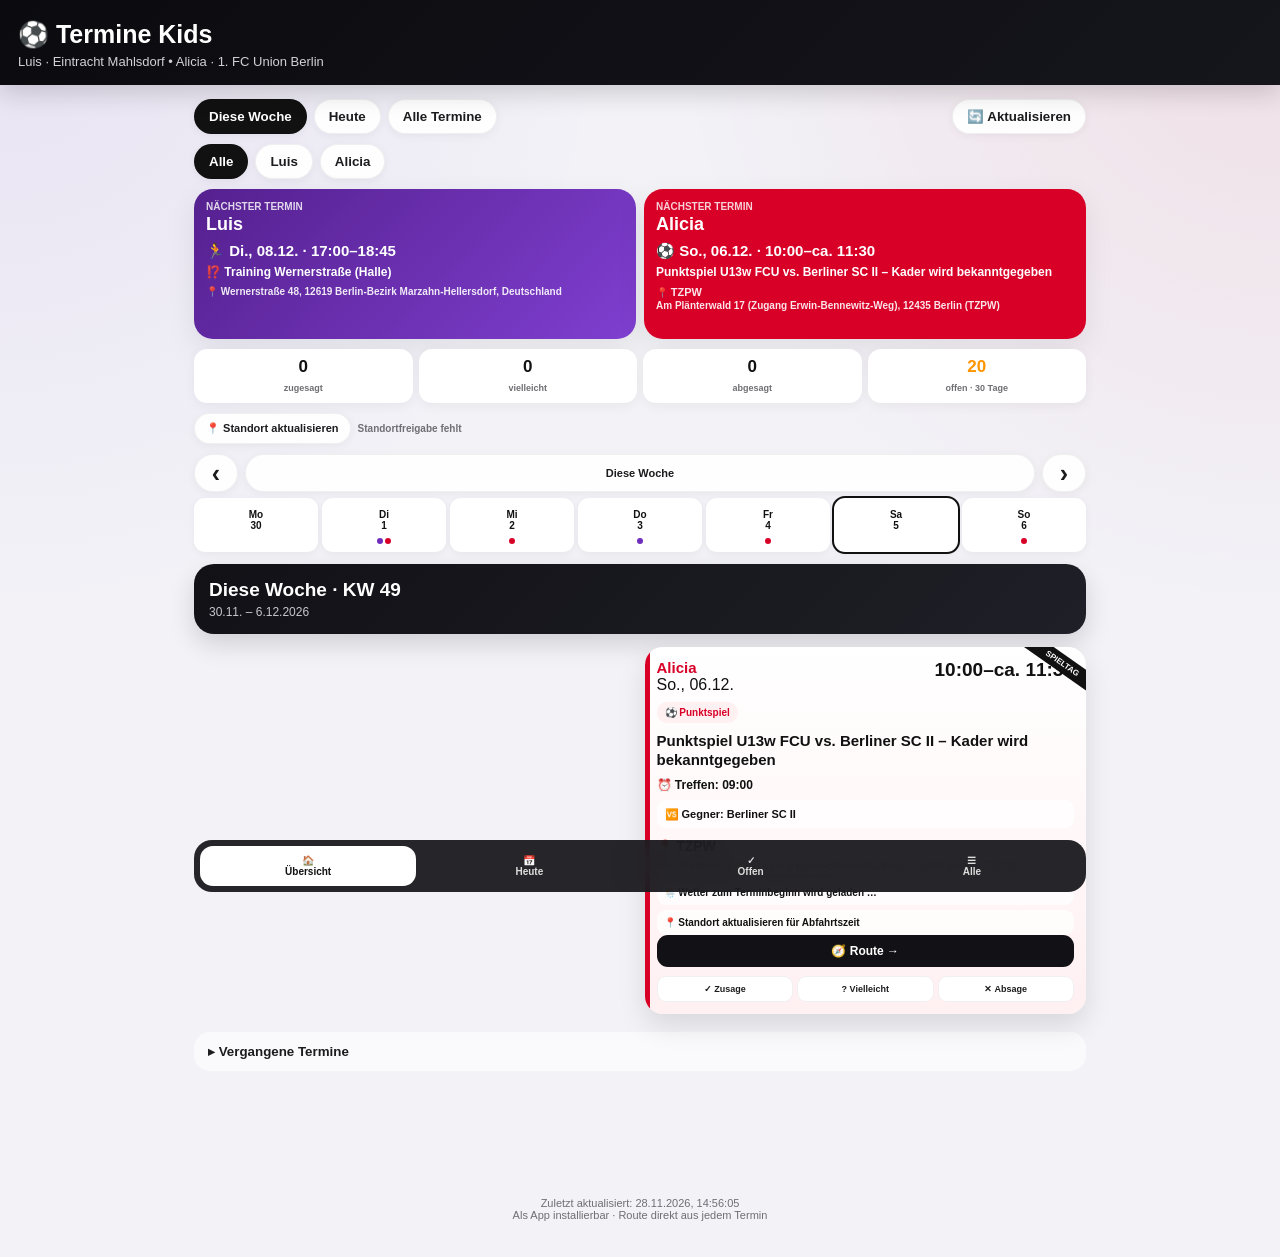
<file: index.html>
<!doctype html>
<html lang="de">
<head>
<meta charset="utf-8">
<meta name="viewport" content="width=device-width,initial-scale=1,viewport-fit=cover">
<meta name="theme-color" content="#111116">
<title>Termine Kids</title>
<link rel="manifest" href="manifest.webmanifest">
<link rel="icon" href="icon.svg">
<link rel="apple-touch-icon" href="apple-touch-icon.png">
<style>
:root{--bg:#f2f2f7;--text:#111;--muted:#6e6e73;--luis:#6f2dbd;--luis-soft:#f2eaff;--alicia:#d80027;--alicia-soft:#fff0f2;--green:#34c759;--orange:#ff9500;--red:#ff3b30;--shadow:0 10px 30px rgba(0,0,0,.08)}
*{box-sizing:border-box}html{-webkit-text-size-adjust:100%;scroll-behavior:smooth}body{margin:0;padding:env(safe-area-inset-top) env(safe-area-inset-right) env(safe-area-inset-bottom) env(safe-area-inset-left);font-family:-apple-system,BlinkMacSystemFont,"SF Pro Display","SF Pro Text","Segoe UI",Roboto,Helvetica,Arial,sans-serif;background:radial-gradient(circle at top left,rgba(111,45,189,.08),transparent 34%),radial-gradient(circle at top right,rgba(216,0,39,.08),transparent 34%),var(--bg);color:var(--text)}
header{background:linear-gradient(135deg,#0b0b0f,#15151c);color:#fff;padding:20px 18px 16px;position:sticky;top:0;z-index:10;box-shadow:0 8px 24px rgba(0,0,0,.16)}h1{margin:0;font-size:25px;font-weight:850}.sub{font-size:13px;color:#d1d1d6;margin-top:5px}main{max-width:920px;margin:auto;padding:14px}
button{border:1px solid rgba(0,0,0,.06);border-radius:999px;padding:9px 14px;font-weight:750;background:rgba(255,255,255,.92);color:#1c1c1e;cursor:pointer;box-shadow:0 2px 10px rgba(0,0,0,.05)}button:active{transform:scale(.97)}button.active{background:#111;color:#fff}.viewbar,.toolbar,.rangebar{display:flex;gap:7px;flex-wrap:wrap;margin-bottom:10px}#refreshBtn{margin-left:auto}
.dashboard{display:grid;grid-template-columns:minmax(0,1fr) minmax(0,1fr);align-items:stretch;gap:8px;margin:8px 0 10px}.nextcard{border:0;width:100%;height:100%;min-height:150px;text-align:left;border-radius:19px;padding:12px;color:#fff;min-width:0;cursor:pointer;box-shadow:var(--shadow);display:flex;flex-direction:column;justify-content:flex-start;margin:0}.nextcard.luis{background:linear-gradient(135deg,#55208f,#7f3fd0)}.nextcard.alicia{background:#d80027}.nextlabel{font-size:10px;font-weight:800;opacity:.82;text-transform:uppercase}.nextname{font-size:18px;font-weight:900;margin:2px 0 7px}.nextwhen{font-size:15px;font-weight:900}.nexttitle{font-size:12px;font-weight:750;margin-top:5px}.nextloc{font-size:10px;opacity:.9;margin-top:6px;line-height:1.3}.nextloc strong{font-size:11px}
.statusbar{display:grid;grid-template-columns:repeat(4,1fr);gap:6px;margin:8px 0 10px}.stat{background:#fff;border-radius:13px;padding:8px 4px;text-align:center;box-shadow:0 3px 12px rgba(0,0,0,.05)}.stat b{display:block;font-size:17px}.stat span{font-size:9px;color:var(--muted);font-weight:750}.stat.open{cursor:pointer}.stat.open b{color:var(--orange)}
.calendarControls{display:grid;grid-template-columns:44px 1fr 44px;align-items:center;gap:7px;margin:5px 0}.calendarControls button{height:38px;padding:0 8px;font-size:11px}#prevWeekBtn,#nextWeekBtn{font-size:25px}.calendarStrip{display:grid;grid-template-columns:repeat(7,minmax(0,1fr));gap:4px;margin:6px 0 12px}.daybox{appearance:none;-webkit-appearance:none;width:100%;min-width:0;min-height:54px;margin:0;padding:6px 1px;border:0;border-radius:11px;background:#fff;color:#111;text-align:center;font-size:10px;box-shadow:0 2px 8px rgba(0,0,0,.05)}.daybox.today{outline:2px solid #111}.daybox.selected{background:#111;color:#fff;outline:none}.dots{height:7px;margin-top:4px}.dot{display:inline-block;width:6px;height:6px;border-radius:50%;margin:0 1px}.dot.luis{background:var(--luis)}.dot.alicia{background:var(--alicia)}
.hero{background:linear-gradient(135deg,#111116,#1f1f27);color:#fff;border-radius:20px;padding:15px;margin:7px 0 13px;box-shadow:0 10px 26px rgba(0,0,0,.14)}.hero h2{margin:0 0 4px;font-size:19px}.hero p{margin:0;color:#c7c7cc;font-size:12px}.week{margin:18px 0}.week h2{font-size:17px;margin:0 0 10px}.pairs{display:grid;gap:9px}.pairrow{display:grid;grid-template-columns:minmax(0,1fr) minmax(0,1fr);gap:9px;align-items:stretch}.paircell{min-width:0;display:flex}.paircell>.card{width:100%;height:100%}.paircell.emptycell{visibility:hidden}
.card{background:#fff;border-radius:18px;padding:12px;box-shadow:var(--shadow);position:relative;overflow:hidden;min-width:0;cursor:pointer;display:flex;flex-direction:column}.card::before{content:"";position:absolute;left:0;top:0;bottom:0;width:5px}.card.Luis::before{background:var(--luis)}.card.Alicia::before{background:var(--alicia)}.card.Luis{background:linear-gradient(180deg,#fff,var(--luis-soft))}.card.Alicia{background:linear-gradient(180deg,#fff,var(--alicia-soft))}.card.game{box-shadow:0 12px 28px rgba(0,0,0,.11)}.card.game::after{content:"SPIELTAG";position:absolute;top:8px;right:-24px;transform:rotate(35deg);background:#111;color:#fff;font-size:8px;font-weight:900;padding:4px 28px}.top{display:flex;justify-content:space-between;gap:8px}.who{font-weight:900;font-size:15px}.Luis .who{color:var(--luis)}.Alicia .who{color:var(--alicia)}.time{font-size:19px;font-weight:900}.type{display:inline-block;align-self:flex-start;margin-top:8px;font-size:10px;font-weight:850;padding:5px 8px;border-radius:999px}.Luis .type{background:var(--luis-soft);color:var(--luis)}.Alicia .type{background:var(--alicia-soft);color:var(--alicia)}.card h3{margin:9px 0 0;font-size:15px;line-height:1.25}.loc{margin-top:9px;color:#3a3a3c;line-height:1.35;font-size:13px}.venueName{font-size:14px;font-weight:900;color:#111}.venueAddress{display:block;margin-top:2px;font-size:11px;color:#636366;line-height:1.3}.meet{margin-top:8px;font-size:12px;font-weight:800}.maps{display:flex;justify-content:center;align-items:center;width:100%;text-decoration:none;margin-top:auto;background:#111116;color:#fff;padding:9px 10px;border-radius:11px;font-weight:800;font-size:12px}.rsvp{display:grid;grid-template-columns:repeat(3,minmax(0,1fr));gap:4px;margin-top:9px}.rsvp button{margin:0;padding:7px 2px;font-size:9px;border-radius:9px;background:#fff;box-shadow:none}.rsvp button.selected{color:#fff}.rsvp button[data-status="yes"].selected{background:var(--green)}.rsvp button[data-status="maybe"].selected{background:var(--orange)}.rsvp button[data-status="no"].selected{background:var(--red)}
.empty{background:#fff;padding:17px;border-radius:17px;color:var(--muted)}.rangebar{display:none}.rangebar button{font-size:11px;padding:7px 10px}.pastWrap{margin-top:18px;background:rgba(255,255,255,.65);border-radius:16px;overflow:hidden}.pastToggle{width:100%;text-align:left;border:0;border-radius:0;background:transparent;box-shadow:none;padding:12px 14px}#pastContent{display:none;padding:0 10px 10px}#pastContent.show{display:block}.bottomnav{position:sticky;bottom:8px;z-index:4;display:grid;grid-template-columns:repeat(4,1fr);gap:5px;background:rgba(20,20,24,.92);backdrop-filter:blur(18px);-webkit-backdrop-filter:blur(18px);padding:6px;border-radius:18px;margin:28px 0 12px}.bottomnav button{background:transparent;color:#ddd;border:0;box-shadow:none;border-radius:13px;padding:9px 3px;font-size:10px}.bottomnav button.active{background:#fff;color:#111}.modal{position:fixed;inset:0;display:none;align-items:flex-end;justify-content:center;background:rgba(0,0,0,.38);z-index:50;padding:12px}.modal.show{display:flex}.modalCard{width:min(620px,100%);max-height:88vh;overflow:auto;background:#f9f9fb;border-radius:24px 24px 18px 18px;padding:16px}.modalHead{display:flex;justify-content:space-between;gap:10px}.modalHead h2{margin:0;font-size:21px}.closeBtn{border-radius:50%;padding:6px 10px;font-size:16px;box-shadow:none}.detailList{display:grid;gap:9px;margin-top:14px}.detailItem{background:#fff;border-radius:14px;padding:11px 12px;font-size:13px}.detailLabel{font-size:10px;color:var(--muted);font-weight:800;text-transform:uppercase;margin-bottom:3px}footer{padding:20px 16px 36px;text-align:center;color:var(--muted);font-size:11px}#app{scroll-margin-top:150px}@media(max-width:560px){main{padding:10px}header{padding:18px 18px 15px}h1{font-size:24px}.viewbar,.toolbar{margin-bottom:8px}.dashboard{gap:7px}.nextcard{padding:11px}.nextname{font-size:17px}.nextwhen{font-size:14px}.statusbar{gap:5px}.stat{padding:8px 3px}.stat b{font-size:17px}.pairrow{gap:8px}.card{padding:10px 9px}.top{display:block}.time{font-size:16px;margin-top:5px}.card h3{font-size:13px}.loc{font-size:11px}.venueName{font-size:12px}.venueAddress{font-size:10px}.rsvp{gap:3px}.rsvp button{font-size:9px;padding:6px 2px}.modal{padding:0}.modalCard{border-radius:24px 24px 0 0}}
</style></head><body>
<header><h1>⚽ Termine Kids</h1><div class="sub">Luis · Eintracht Mahlsdorf • Alicia · 1. FC Union Berlin</div></header><main>
<div class="viewbar"><button class="active" data-view="week">Diese Woche</button><button data-view="today">Heute</button><button data-view="all">Alle Termine</button><button id="refreshBtn">🔄 Aktualisieren</button></div><div class="toolbar"><button class="active" data-filter="all">Alle</button><button data-filter="Luis">Luis</button><button data-filter="Alicia">Alicia</button></div><div id="dashboard" class="dashboard"></div><div id="stats" class="statusbar"></div><div class="calendarControls"><button id="prevWeekBtn">‹</button><button id="currentWeekBtn">Diese Woche</button><button id="nextWeekBtn">›</button></div><div id="calendarStrip" class="calendarStrip"></div><div id="rangebar" class="rangebar"><button class="active" data-range="14">14 Tage</button><button data-range="30">30 Tage</button><button data-range="all">Alle</button></div><div id="app"></div><div class="pastWrap"><button id="pastToggle" class="pastToggle">▸ Vergangene Termine</button><div id="pastContent"></div></div><div class="bottomnav"><button class="active" data-nav="week">🏠<br>Übersicht</button><button data-nav="today">📅<br>Heute</button><button data-nav="open">✓<br>Offen</button><button data-nav="all">☰<br>Alle</button></div></main><footer><div id="updated"></div><div>Als App installierbar · Route direkt aus jedem Termin</div></footer><div id="eventModal" class="modal"><div class="modalCard"><div class="modalHead"><h2 id="modalTitle">Termin</h2><button id="closeModalBtn" class="closeBtn">×</button></div><div id="modalBody"></div></div></div>
<script>
let trainings=[],myteamEvents=[],aliciaUnionEvents=[],aliciaCoveredWeeks=[];let filter="all",view="week",source={games:[]},openOnly=false,selectedDate="",calendarWeekOffset=0,rangeMode="14";const pad=n=>String(n).padStart(2,"0");
function iso(d){return `${d.getFullYear()}-${pad(d.getMonth()+1)}-${pad(d.getDate())}`}
function weekInfo(date){const d=new Date(Date.UTC(date.getFullYear(),date.getMonth(),date.getDate()));d.setUTCDate(d.getUTCDate()+4-(d.getUTCDay()||7));const year=d.getUTCFullYear(),yearStart=new Date(Date.UTC(year,0,1)),week=Math.ceil(((((d-yearStart)/86400000)+1)/7));return{year,week}}
function weekNo(d){return weekInfo(d).week}function weekKey(d){const w=weekInfo(d);return `${w.year}-W${String(w.week).padStart(2,"0")}`}function monday(d){const x=new Date(d),n=x.getDay()||7;x.setDate(x.getDate()-n+1);x.setHours(0,0,0,0);return x}function fmt(d){return d.toLocaleDateString("de-DE",{weekday:"short",day:"2-digit",month:"2-digit"})}
function venueInfo(location){const loc=(location||"").trim(),s=loc.toLowerCase();if(s.includes("melanchthonstraße 53")||s.includes("melanchthonstrasse 53")||s.includes("melanchthonstr. 53"))return{name:"Am Rosenhag",address:loc};if(s.includes("bruno-bürgel-weg 63")||s.includes("bruno-buergel-weg 63")||s.includes("bruno-bürgel-weg"))return{name:"TZO",address:loc};if(s.includes("am plänterwald")||s.includes("am plaenterwald"))return{name:"TZPW",address:loc};if(s.includes("neue krugallee"))return{name:"NK",address:loc};return{name:"",address:loc}}
function venueHtml(location){const v=venueInfo(location);if(!v.address)return"";return v.name?`<div class="loc">📍 <span class="venueName">${v.name}</span><span class="venueAddress">${v.address}</span></div>`:`<div class="loc">📍 ${v.address}</div>`}
function buildTraining(start,end){const out=[];for(let d=new Date(start);d<=end;d.setDate(d.getDate()+1)){if(aliciaCoveredWeeks.includes(weekKey(d)))continue;for(const t of trainings)if(t.child==="Alicia"&&t.day===d.getDay())out.push({date:iso(d),time:t.time,child:"Alicia",type:"Training",title:t.title||"Training",location:t.location||"",maps:t.location?"https://maps.apple.com/?q="+encodeURIComponent(t.location):"",source:"union-training"})}return out}
function rawEvents(){const today=new Date();today.setHours(0,0,0,0);const start=new Date(today),end=new Date(today);start.setDate(start.getDate()-30);end.setDate(end.getDate()+120);const all=[...source.games,...myteamEvents,...aliciaUnionEvents,...buildTraining(start,end)];const unionKeys=new Set(aliciaUnionEvents.filter(e=>isGame(e)).map(e=>`${e.child}|${e.date}|${e.time}`));return all.filter(e=>!(e.child==="Alicia"&&e.source!=="union-mail"&&isGame(e)&&unionKeys.has(`${e.child}|${e.date}|${e.time}`))).sort((a,b)=>((a.date||"")+(a.time||"")).localeCompare((b.date||"")+(b.time||"")))}
function allFilteredEvents(){let ev=rawEvents();if(filter!=="all")ev=ev.filter(e=>e.child===filter);return ev}function futureEvents(){const today=new Date();today.setHours(0,0,0,0);return rawEvents().filter(e=>new Date(e.date+"T23:59:00")>=today)}function pastEvents(){const today=new Date();today.setHours(0,0,0,0);return rawEvents().filter(e=>new Date(e.date+"T23:59:00")<today).sort((a,b)=>((b.date||"")+(b.time||"")).localeCompare((a.date||"")+(a.time||"")))}
function eventKey(e){return[e.child||"",e.date||"",e.time||"",e.title||"",e.location||""].join("|")}function getRsvp(e){try{return localStorage.getItem("rsvp:"+eventKey(e))||""}catch(_){return""}}function setRsvp(key,status){try{const k="rsvp:"+key;if(localStorage.getItem(k)===status)localStorage.removeItem(k);else localStorage.setItem(k,status)}catch(_){}render()}
function rsvpButtons(e){const key=eventKey(e).replace(/\\/g,"\\\\").replace(/'/g,"\\'");const s=getRsvp(e);return `<div class="rsvp" data-no-detail="1"><button data-status="yes" class="${s==="yes"?"selected":""}" onclick="setRsvp('${key}','yes')">✓ Zusage</button><button data-status="maybe" class="${s==="maybe"?"selected":""}" onclick="setRsvp('${key}','maybe')">? Vielleicht</button><button data-status="no" class="${s==="no"?"selected":""}" onclick="setRsvp('${key}','no')">✕ Absage</button></div>`}
function typeIcon(e){const s=((e.type||"")+" "+(e.title||"")).toLowerCase();if(s.includes("training"))return"🏃";if(s.includes("foto")||s.includes("portrait"))return"📸";if(s.includes("eltern")||s.includes("versammlung"))return"👥";if(s.includes("turnier")||s.includes("festival"))return"🏆";if(s.includes("spiel")||s.includes("liga")||s.includes("freundschaft")||s.includes("testspiel"))return"⚽";return"📌"}function isGame(e){const s=((e.type||"")+" "+(e.title||"")).toLowerCase();return s.includes("spiel")||s.includes("liga")||s.includes("freundschaft")||s.includes("festival")||s.includes("turnier")}
function displayTime(e){const start=(e.time||"").trim(),end=(e.endTime||"").trim();if(!start)return end;if(end&&!/[-–]/.test(start))return `${start}–${end}`;return start}
function thirtyDayLimit(){const end=new Date();end.setHours(23,59,59,999);end.setDate(end.getDate()+30);return end}function filteredFutureEvents(){let ev=futureEvents();if(filter!=="all")ev=ev.filter(e=>e.child===filter);if(openOnly){const end=thirtyDayLimit();ev=ev.filter(e=>new Date(e.date+"T23:59:00")<=end&&!getRsvp(e))}if(view==="all"&&rangeMode!=="all"){const today=new Date();today.setHours(0,0,0,0);const end=new Date(today);end.setDate(end.getDate()+Number(rangeMode));ev=ev.filter(e=>new Date(e.date+"T12:00:00")<=end)}return ev}
function nextFor(child){return futureEvents().find(e=>e.child===child)}function nextCard(child,cls){const e=nextFor(child);if(!e)return `<button class="nextcard ${cls}"><div class="nextlabel">Nächster Termin</div><div class="nextname">${child}</div><div class="nexttitle">Kein Termin</div></button>`;const d=new Date(e.date+"T12:00:00"),key=eventKey(e).replace(/"/g,"&quot;"),venue=venueInfo(e.location),locationDisplay=venue.name?`📍 <strong>${venue.name}</strong><br>${venue.address}`:`📍 ${e.location||""}`;return `<button class="nextcard ${cls}" data-event-key="${key}"><div class="nextlabel">Nächster Termin</div><div class="nextname">${child}</div><div class="nextwhen">${typeIcon(e)} ${fmt(d)} · ${displayTime(e)}</div><div class="nexttitle">${e.title||""}</div><div class="nextloc">${locationDisplay}</div></button>`}
function renderExtras(){const ev=futureEvents(),now=new Date();document.querySelector("#dashboard").innerHTML=nextCard("Luis","luis")+nextCard("Alicia","alicia");document.querySelectorAll(".nextcard[data-event-key]").forEach(btn=>btn.onclick=()=>{const e=rawEvents().find(x=>eventKey(x)===btn.dataset.eventKey);if(!e)return;selectedDate=e.date;view="day";openOnly=false;render();setTimeout(()=>document.querySelector("#app")?.scrollIntoView({behavior:"smooth",block:"start"}),50)});const statusEnd=thirtyDayLimit(),statusEvents=ev.filter(e=>new Date(e.date+"T23:59:00")<=statusEnd),yes=statusEvents.filter(e=>getRsvp(e)==="yes").length,maybe=statusEvents.filter(e=>getRsvp(e)==="maybe").length,no=statusEvents.filter(e=>getRsvp(e)==="no").length,open=statusEvents.filter(e=>!getRsvp(e)).length;document.querySelector("#stats").innerHTML=`<div class="stat"><b>${yes}</b><span>zugesagt</span></div><div class="stat"><b>${maybe}</b><span>vielleicht</span></div><div class="stat"><b>${no}</b><span>abgesagt</span></div><div class="stat open" id="openStat"><b>${open}</b><span>offen · 30 Tage</span></div>`;document.querySelector("#openStat").onclick=()=>{openOnly=true;view="all";rangeMode="30";selectedDate="";render()};const base=monday(now);base.setDate(base.getDate()+calendarWeekOffset*7);const days=[],calendarEvents=rawEvents();for(let i=0;i<7;i++){const d=new Date(base);d.setDate(d.getDate()+i);const ds=iso(d),dayEvents=calendarEvents.filter(e=>e.date===ds),luis=dayEvents.some(e=>e.child==="Luis"),alicia=dayEvents.some(e=>e.child==="Alicia");days.push(`<button class="daybox ${ds===iso(now)?"today":""} ${ds===selectedDate?"selected":""}" data-date="${ds}">${d.toLocaleDateString("de-DE",{weekday:"short"}).slice(0,2)}<br><b>${d.getDate()}</b><div class="dots">${luis?'<i class="dot luis"></i>':""}${alicia?'<i class="dot alicia"></i>':""}</div></button>`)}document.querySelector("#calendarStrip").innerHTML=days.join("")}
function card(e){const dt=new Date(e.date+"T12:00:00"),key=eventKey(e).replace(/"/g,"&quot;"),mapsBtn=e.maps?`<a class="maps" data-no-detail="1" href="${e.maps}">🧭 Route →</a>`:"",meet=e.meetTime||e.meetingTime||e.treffzeit||"",gameClass=isGame(e)?"game":"";return `<article class="card ${e.child} ${gameClass}" data-event-key="${key}"><div class="top"><div><div class="who">${e.child}</div><div>${fmt(dt)}</div></div><div class="time">${displayTime(e)}</div></div><div class="type">${typeIcon(e)} ${e.type||"Termin"}</div><h3>${e.title||""}</h3>${meet?`<div class="meet">⏰ Treffen: ${meet}</div>`:""}${venueHtml(e.location)}${mapsBtn}${rsvpButtons(e)}</article>`}
function twoCols(list){const l=list.filter(e=>e.child==="Luis"),a=list.filter(e=>e.child==="Alicia"),n=Math.max(l.length,a.length);let rows="";for(let i=0;i<n;i++){rows+=`<div class="pairrow"><div class="paircell ${l[i]?"":"emptycell"}">${l[i]?card(l[i]):""}</div><div class="paircell ${a[i]?"":"emptycell"}">${a[i]?card(a[i]):""}</div></div>`}return `<div class="pairs">${rows}</div>`}
function renderPast(){let ev=pastEvents();if(filter!=="all")ev=ev.filter(e=>e.child===filter);ev=ev.slice(0,20);document.querySelector("#pastContent").innerHTML=ev.length?twoCols(ev):`<div class="empty">Keine vergangenen Termine vorhanden.</div>`}
function render(){const today=new Date();today.setHours(0,0,0,0);document.querySelector("#rangebar").style.display=(view==="all"&&!openOnly)?"flex":"none";let ev=(view==="week"||view==="day")?allFilteredEvents():filteredFutureEvents();renderExtras();renderPast();let html="";if(view==="day"&&selectedDate){const d=new Date(selectedDate+"T12:00:00"),list=ev.filter(e=>e.date===selectedDate);html=`<div class="hero"><h2>${d.toLocaleDateString("de-DE",{weekday:"long",day:"2-digit",month:"long"})}</h2><p>Ausgewählter Tag</p></div>`+(list.length?twoCols(list):`<div class="empty">An diesem Tag stehen keine Fußballtermine an.</div>`)}else if(view==="today"){const list=ev.filter(e=>e.date===iso(today));html=`<div class="hero"><h2>Heute</h2><p>${today.toLocaleDateString("de-DE",{weekday:"long",day:"2-digit",month:"long"})}</p></div>`+(list.length?twoCols(list):`<div class="empty">Heute stehen keine Fußballtermine an.</div>`)}else if(view==="week"){const m=monday(today),s=new Date(m);s.setDate(s.getDate()+6);s.setHours(23,59,59,999);const list=ev.filter(e=>{const d=new Date(e.date+"T12:00:00");return d>=m&&d<=s});html=`<div class="hero"><h2>Diese Woche · KW ${weekNo(today)}</h2><p>${m.toLocaleDateString("de-DE",{day:"2-digit",month:"2-digit"})} – ${s.toLocaleDateString("de-DE")}</p></div>`+(list.length?twoCols(list):`<div class="empty">Diese Woche stehen keine Fußballtermine an.</div>`)}else{if(openOnly)html+=`<div class="hero"><h2>Offene Rückmeldungen</h2><p>Nächste 30 Tage</p></div>`;const groups={};for(const e of ev){const d=new Date(e.date+"T12:00:00"),wi=weekInfo(d),k=`${wi.year}-${wi.week}`;(groups[k]??=[]).push(e)}for(const list of Object.values(groups)){const d=new Date(list[0].date+"T12:00:00"),m=monday(d),s=new Date(m);s.setDate(s.getDate()+6);html+=`<section class="week"><h2>KW ${weekNo(d)} · ${m.toLocaleDateString("de-DE",{day:"2-digit",month:"2-digit"})} – ${s.toLocaleDateString("de-DE")}</h2>${twoCols(list)}</section>`}}document.querySelector("#app").innerHTML=html||`<div class="empty">Keine Termine gefunden.</div>`}
function openModal(e){const d=new Date(e.date+"T12:00:00"),meet=e.meetTime||e.meetingTime||e.treffzeit||"",venue=venueInfo(e.location);document.querySelector("#modalTitle").textContent=`${typeIcon(e)} ${e.title}`;document.querySelector("#modalBody").innerHTML=`<div class="detailList"><div class="detailItem"><div class="detailLabel">Kind</div><b>${e.child}</b></div><div class="detailItem"><div class="detailLabel">Datum</div><b>${d.toLocaleDateString("de-DE",{weekday:"long",day:"2-digit",month:"long",year:"numeric"})}</b></div><div class="detailItem"><div class="detailLabel">Zeit</div><b>${displayTime(e)}</b></div>${meet?`<div class="detailItem"><div class="detailLabel">Treffzeit</div><b>${meet}</b></div>`:""}<div class="detailItem"><div class="detailLabel">Art</div><b>${e.type||"Termin"}</b></div><div class="detailItem"><div class="detailLabel">Ort</div><b>${venue.name?venue.name+"<br>":""}${e.location||""}</b></div></div>${e.maps?`<a class="maps" href="${e.maps}">🧭 Route →</a>`:""}${rsvpButtons(e)}`;document.querySelector("#eventModal").classList.add("show")}
function closeModal(){document.querySelector("#eventModal").classList.remove("show")}
async function loadData(showFeedback=false){const btn=document.querySelector("#refreshBtn");if(showFeedback){btn.disabled=true;btn.textContent="⏳ Aktualisiere…"}try{const stamp=Date.now(),[gamesData,trainingsData,myteamData,unionData]=await Promise.all([fetch("data/events.json?"+stamp,{cache:"no-store"}).then(r=>r.json()),fetch("data/trainings.json?"+stamp,{cache:"no-store"}).then(r=>r.json()),fetch("data/luis_myteam.json?"+stamp,{cache:"no-store"}).then(r=>r.json()),fetch("data/alicia_union.json?"+stamp,{cache:"no-store"}).then(r=>r.json())]);source=gamesData;trainings=trainingsData.trainings||[];myteamEvents=myteamData.events||[];aliciaUnionEvents=unionData.events||[];aliciaCoveredWeeks=unionData.coveredWeeks||[];const newest=[gamesData.updated,myteamData.updated,unionData.updated].filter(Boolean).sort().pop();document.querySelector("#updated").textContent=newest?"Zuletzt aktualisiert: "+new Date(newest).toLocaleString("de-DE"):"";render();if(showFeedback)btn.textContent="✅ Aktualisiert"}catch(err){console.error(err);if(showFeedback)btn.textContent="⚠️ Fehler";render()}finally{if(showFeedback)setTimeout(()=>{btn.disabled=false;btn.textContent="🔄 Aktualisieren"},1200)}}
document.querySelectorAll("button[data-filter]").forEach(b=>b.onclick=()=>{document.querySelectorAll("button[data-filter]").forEach(x=>x.classList.remove("active"));b.classList.add("active");filter=b.dataset.filter;render()});document.querySelectorAll("button[data-view]").forEach(b=>b.onclick=()=>{document.querySelectorAll("button[data-view]").forEach(x=>x.classList.remove("active"));b.classList.add("active");selectedDate="";calendarWeekOffset=0;openOnly=false;view=b.dataset.view;render()});document.querySelector("#calendarStrip").addEventListener("click",event=>{const day=event.target.closest("button.daybox[data-date]");if(!day)return;selectedDate=day.dataset.date;view="day";openOnly=false;render();setTimeout(()=>document.querySelector("#app")?.scrollIntoView({behavior:"smooth",block:"start"}),50)});document.querySelector("#prevWeekBtn").onclick=()=>{calendarWeekOffset--;selectedDate="";render()};document.querySelector("#nextWeekBtn").onclick=()=>{calendarWeekOffset++;selectedDate="";render()};document.querySelector("#currentWeekBtn").onclick=()=>{calendarWeekOffset=0;selectedDate="";openOnly=false;view="week";render()};document.querySelector("#refreshBtn").onclick=()=>loadData(true);document.querySelectorAll("button[data-nav]").forEach(b=>b.onclick=()=>{document.querySelectorAll("button[data-nav]").forEach(x=>x.classList.remove("active"));b.classList.add("active");const n=b.dataset.nav;selectedDate="";calendarWeekOffset=0;if(n==="open"){openOnly=true;view="all";rangeMode="30"}else{openOnly=false;view=n==="today"?"today":n==="all"?"all":"week"}render()});document.querySelectorAll("button[data-range]").forEach(b=>b.onclick=()=>{document.querySelectorAll("button[data-range]").forEach(x=>x.classList.remove("active"));b.classList.add("active");rangeMode=b.dataset.range;view="all";openOnly=false;selectedDate="";render()});document.querySelector("#pastToggle").onclick=()=>{const content=document.querySelector("#pastContent"),open=content.classList.toggle("show");document.querySelector("#pastToggle").textContent=open?"▾ Vergangene Termine":"▸ Vergangene Termine"};for(const sel of ["#app","#pastContent"]){document.querySelector(sel).addEventListener("click",event=>{if(event.target.closest("[data-no-detail='1']"))return;const cardEl=event.target.closest(".card[data-event-key]");if(!cardEl)return;const e=rawEvents().find(x=>eventKey(x)===cardEl.dataset.eventKey);if(e)openModal(e)})}document.querySelector("#closeModalBtn").onclick=closeModal;document.querySelector("#eventModal").onclick=event=>{if(event.target.id==="eventModal")closeModal()};if("serviceWorker" in navigator)navigator.serviceWorker.register("sw.js?v=17");loadData();
</script>
<script src="smartinfo.js?v=2"></script>
</body></html>
</file>
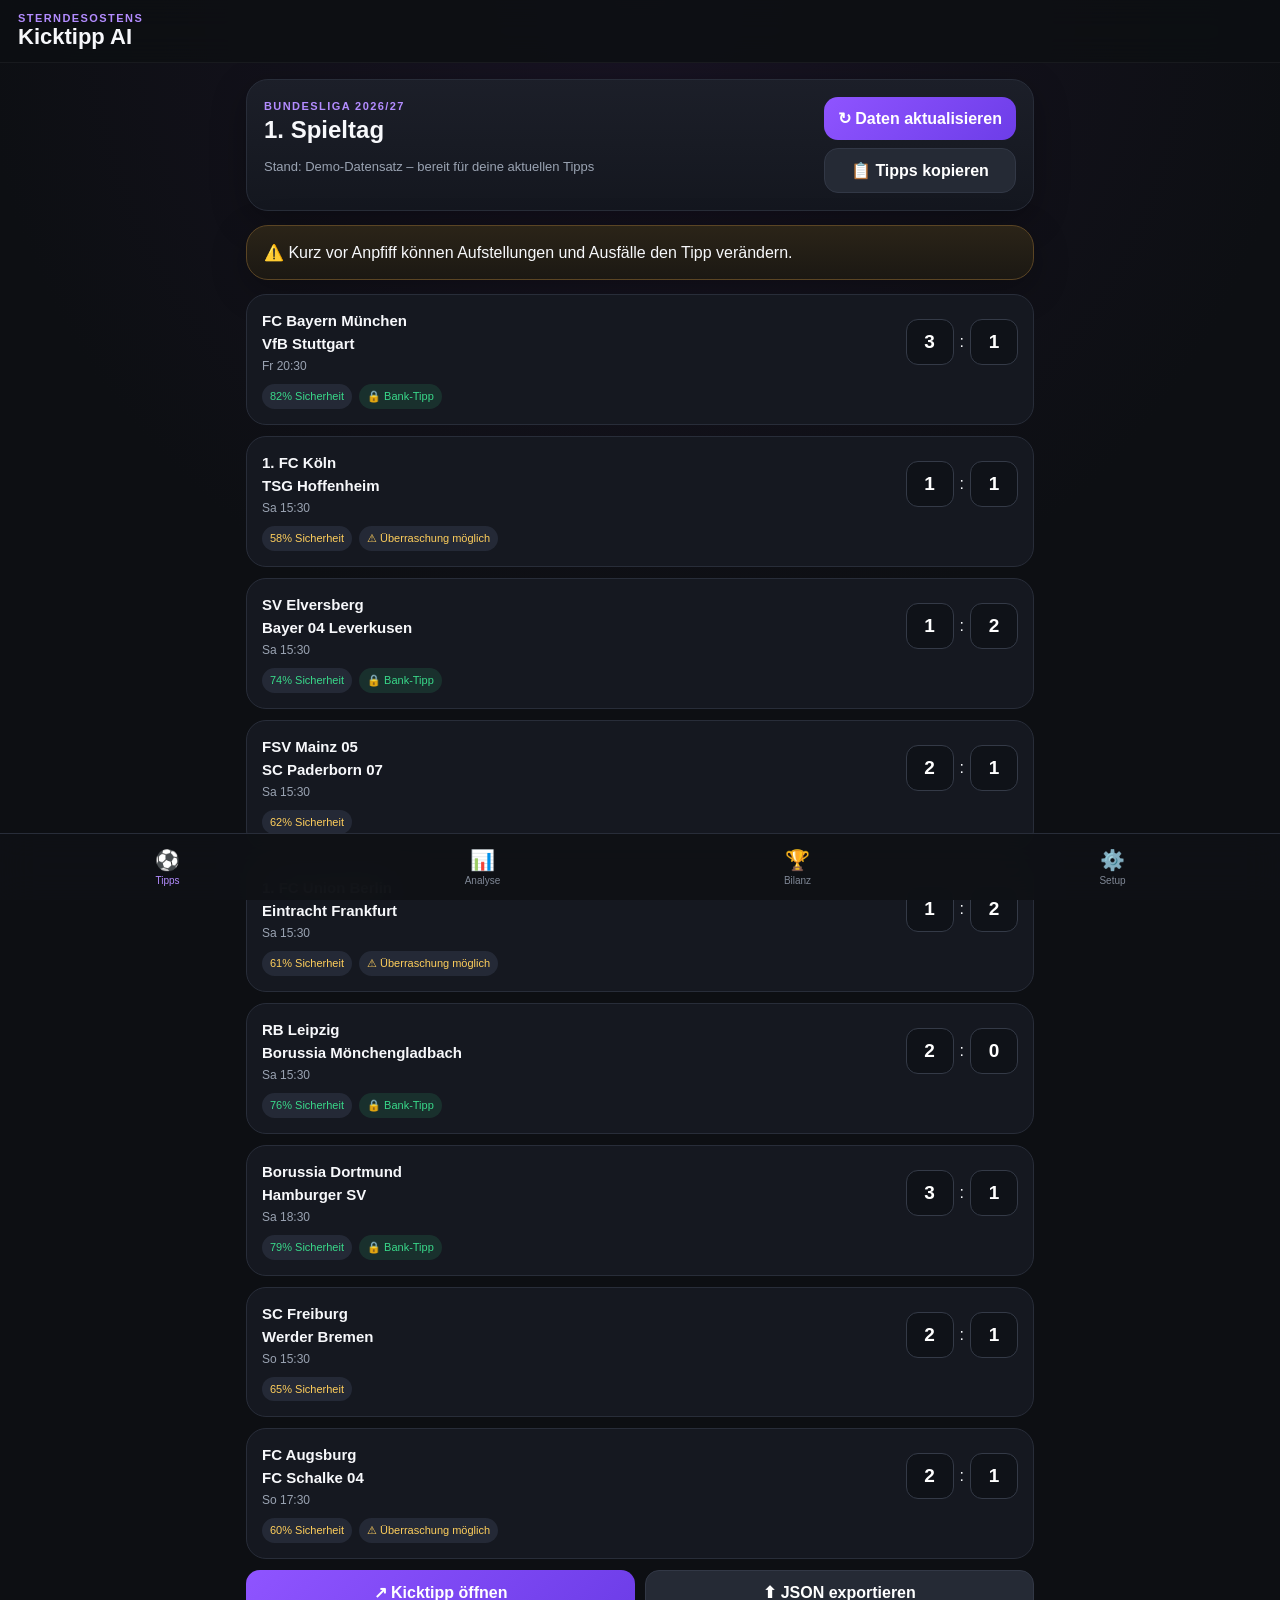
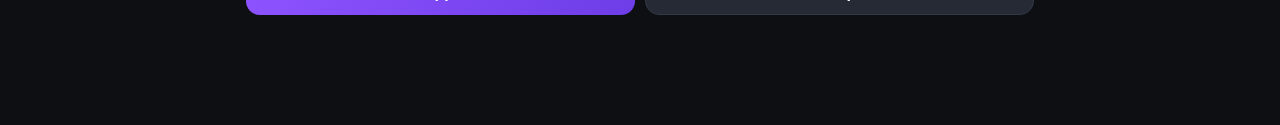
<file: kicktipp-ai/index.html>
<!doctype html>
<html lang="de">
<head>
  <meta charset="utf-8">
  <meta name="viewport" content="width=device-width,initial-scale=1,viewport-fit=cover">
  <meta name="theme-color" content="#111318">
  <meta name="apple-mobile-web-app-capable" content="yes">
  <meta name="apple-mobile-web-app-status-bar-style" content="black-translucent">
  <meta name="apple-mobile-web-app-title" content="SternDesOstens">
  <link rel="manifest" href="manifest.json">
  <link rel="icon" href="icon.svg" type="image/svg+xml">
  <title>SternDesOstens – Kicktipp AI</title>
  <link rel="stylesheet" href="styles.css">
</head>
<body>
  <header class="topbar">
    <div>
      <div class="eyebrow">SternDesOstens</div>
      <h1>Kicktipp AI</h1>
    </div>
    <button id="installBtn" class="iconbtn" hidden aria-label="App installieren">＋</button>
  </header>

  <main>
    <section id="home" class="view active">
      <div class="hero card">
        <div>
          <div class="eyebrow" id="seasonLabel">Bundesliga 2026/27</div>
          <h2 id="matchdayTitle">1. Spieltag</h2>
          <p id="updatedLabel" class="muted">Stand: lokal</p>
        </div>
        <div class="hero-actions">
          <button id="refreshBtn" class="btn primary">↻ Daten aktualisieren</button>
          <button id="copyBtn" class="btn secondary">📋 Tipps kopieren</button>
        </div>
      </div>

      <div id="alertBox" class="alert card hidden"></div>
      <div id="matches"></div>

      <div class="action-grid">
        <button id="openKicktippBtn" class="btn primary">↗ Kicktipp öffnen</button>
        <button id="exportBtn" class="btn secondary">⬆ JSON exportieren</button>
      </div>
    </section>

    <section id="analysis" class="view">
      <div class="card">
        <div class="eyebrow">Premium-Analyse</div>
        <h2>Spieltag-Übersicht</h2>
        <p class="muted">Form, Ausfälle, Sperren, Aufstellungs-Sicherheit und Risiko je Partie.</p>
      </div>
      <div id="analysisList"></div>
    </section>

    <section id="stats" class="view">
      <div class="card">
        <div class="eyebrow">Auswertung</div>
        <h2>Meine Tippbilanz</h2>
        <div class="stat-grid">
          <div class="stat"><span id="statPoints">0</span><small>Punkte</small></div>
          <div class="stat"><span id="statExact">0</span><small>Exakt</small></div>
          <div class="stat"><span id="statTendency">0</span><small>Tendenz</small></div>
          <div class="stat"><span id="statMatches">0</span><small>Gewertet</small></div>
        </div>
      </div>
      <div class="card">
        <h3>Ergebnisse eintragen</h3>
        <p class="muted">Nach dem Spiel kannst du die echten Ergebnisse eintragen. Die App berechnet deine Bilanz lokal.</p>
        <div id="resultEditor"></div>
      </div>
    </section>

    <section id="settings" class="view">
      <div class="card">
        <div class="eyebrow">Einstellungen</div>
        <h2>App konfigurieren</h2>

        <label>Kicktipp-Link
          <input id="kicktippUrl" type="url" placeholder="https://www.kicktipp.de/deine-runde/tippabgabe">
        </label>

        <label>Live-Daten-Endpunkt (optional)
          <input id="apiEndpoint" type="url" placeholder="https://.../data.json">
        </label>

        <label>API-Key (optional)
          <input id="apiKey" type="password" placeholder="wird nur lokal gespeichert">
        </label>

        <div class="split">
          <button id="saveSettingsBtn" class="btn primary">Speichern</button>
          <button id="importBtn" class="btn secondary">JSON importieren</button>
          <input id="importFile" type="file" accept="application/json" hidden>
        </div>

        <hr>
        <h3>Auf iPhone installieren</h3>
        <p class="muted">
          In Safari öffnen → Teilen → „Zum Home-Bildschirm“ → „Hinzufügen“.
          Danach startet die App ohne Safari-Leiste wie eine normale App.
        </p>
      </div>

      <div class="card">
        <h3>Hinweis zu Live-Daten</h3>
        <p class="muted">
          Die App kann aktuelle Daten laden, sobald du einen eigenen JSON-Endpunkt oder später eine Fußball-API hinterlegst.
          Ohne Endpunkt läuft sie vollständig lokal/offline mit den gespeicherten Spieltagsdaten.
        </p>
      </div>
    </section>
  </main>

  <nav class="tabbar">
    <button data-view="home" class="tab active">⚽<span>Tipps</span></button>
    <button data-view="analysis" class="tab">📊<span>Analyse</span></button>
    <button data-view="stats" class="tab">🏆<span>Bilanz</span></button>
    <button data-view="settings" class="tab">⚙️<span>Setup</span></button>
  </nav>

  <script src="app.js"></script>
</body>
</html>
</file>
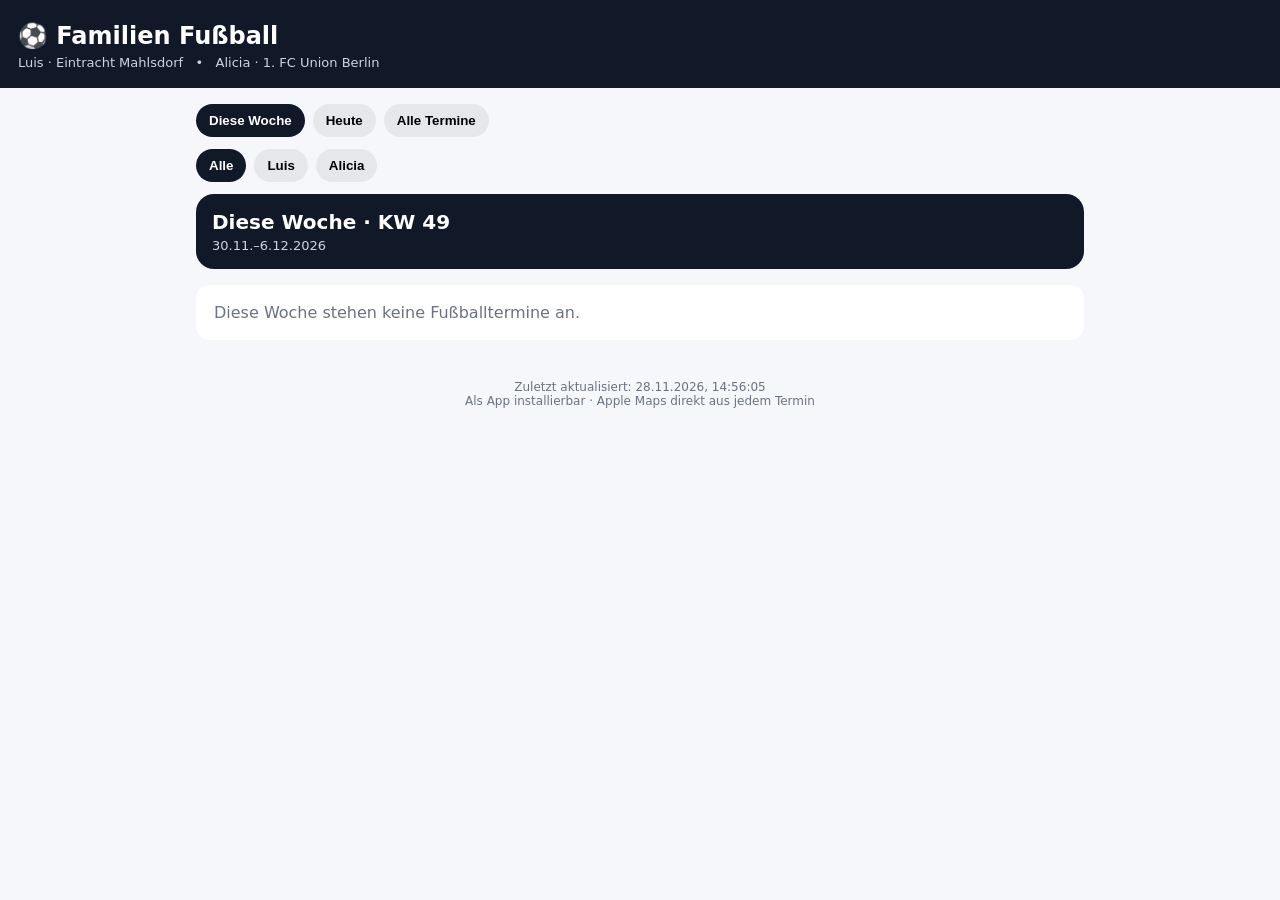
<file: index_family_fussball_links_rechts (2).html>
<!doctype html>
<html lang="de">
<head>
<meta charset="utf-8"><meta name="viewport" content="width=device-width,initial-scale=1,viewport-fit=cover">
<meta name="theme-color" content="#111827"><title>Familien Fußball</title>
<link rel="manifest" href="manifest.webmanifest"><link rel="icon" href="icon.svg">
<style>
:root{--bg:#f6f7fb;--card:#fff;--text:#111827;--muted:#6b7280;--luis:#2563eb;--alicia:#db2777}
*{box-sizing:border-box}body{margin:0;font-family:system-ui,-apple-system,Segoe UI,Roboto,sans-serif;background:var(--bg);color:var(--text)}
header{background:#111827;color:#fff;padding:22px 18px 18px;position:sticky;top:0;z-index:5}
h1{margin:0;font-size:24px}.sub{font-size:13px;color:#cbd5e1;margin-top:5px}
main{max-width:920px;margin:auto;padding:16px}
.toolbar,.viewbar{display:flex;gap:8px;flex-wrap:wrap;margin-bottom:12px}
button{border:0;border-radius:999px;padding:9px 13px;font-weight:700;background:#e5e7eb;cursor:pointer}
button.active{background:#111827;color:#fff}
.hero{background:#111827;color:#fff;border-radius:18px;padding:16px;margin:8px 0 16px}
.hero h2{margin:0 0 4px;font-size:20px}.hero p{margin:0;color:#cbd5e1;font-size:13px}
.section{margin:18px 0}.section h2,.week h2{font-size:17px;margin:0 0 10px}.week{margin:20px 0}.grid{display:grid;gap:10px}
.card{background:var(--card);border-radius:16px;padding:14px;box-shadow:0 5px 18px #00000010;border-left:5px solid #9ca3af}
.card.Luis{border-left-color:var(--luis)}.card.Alicia{border-left-color:var(--alicia)}
.top{display:flex;justify-content:space-between;gap:12px;align-items:flex-start}.who{font-weight:800}.Luis .who{color:var(--luis)}.Alicia .who{color:var(--alicia)}
.time{font-size:22px;font-weight:900}.type{display:inline-block;margin-top:7px;font-size:12px;font-weight:800;background:#eef2ff;padding:4px 8px;border-radius:999px}
.loc{margin:10px 0 0;color:#374151}.maps{display:inline-block;text-decoration:none;margin-top:11px;background:#111827;color:#fff;padding:9px 12px;border-radius:10px;font-weight:800}
.empty{background:#fff;padding:18px;border-radius:14px;color:var(--muted)}
footer{padding:24px 16px 36px;text-align:center;color:var(--muted);font-size:12px}
.grid{display:grid;grid-template-columns:minmax(0,1fr) minmax(0,1fr);align-items:start}.kidcol{display:grid;gap:10px;align-content:start}@media(max-width:560px){.grid{grid-template-columns:minmax(0,1fr) minmax(0,1fr);gap:6px}.card{padding:10px;border-radius:12px}.time{font-size:17px}.who{font-size:14px}.card h3{font-size:14px;margin:9px 0}.loc{font-size:12px}.maps{font-size:12px;padding:7px 8px}}
</style>
</head>
<body>
<header><h1>⚽ Familien Fußball</h1><div class="sub">Luis · Eintracht Mahlsdorf &nbsp; • &nbsp; Alicia · 1. FC Union Berlin</div></header>
<main>
<div class="viewbar">
  <button class="active" data-view="week">Diese Woche</button>
  <button data-view="today">Heute</button>
  <button data-view="all">Alle Termine</button>
</div>
<div class="toolbar">
  <button class="active" data-filter="all">Alle</button>
  <button data-filter="Luis">Luis</button>
  <button data-filter="Alicia">Alicia</button>
</div>
<div id="app"></div>
</main>
<footer><div id="updated"></div><div>Als App installierbar · Apple Maps direkt aus jedem Termin</div></footer>
<script>
const trainings=[
 {day:2,time:"16:30–18:00",child:"Luis",title:"Training",location:"Rosenhag, Berlin"},
 {day:4,time:"17:00–18:30",child:"Luis",title:"Training",location:"Oschatzer Ring 16, 12627 Berlin"},
 {day:2,time:"17:30–19:00",child:"Alicia",title:"Training",location:"Am Plänterwald 17, 12435 Berlin"},
 {day:4,time:"18:00–19:30",child:"Alicia",title:"Training",location:"Am Plänterwald 17, 12435 Berlin"},
 {day:5,time:"18:00–19:30",child:"Alicia",title:"Training",location:"Neue Krugallee 219, 12437 Berlin"}
];
let filter="all", view="week", source={games:[]};
const map=q=>"https://maps.apple.com/?q="+encodeURIComponent(q);
const pad=n=>String(n).padStart(2,"0");
function iso(d){return `${d.getFullYear()}-${pad(d.getMonth()+1)}-${pad(d.getDate())}`}
function weekNo(d){let x=new Date(Date.UTC(d.getFullYear(),d.getMonth(),d.getDate()));x.setUTCDate(x.getUTCDate()+4-(x.getUTCDay()||7));let y=new Date(Date.UTC(x.getUTCFullYear(),0,1));return Math.ceil((((x-y)/86400000)+1)/7)}
function monday(d){let x=new Date(d);let n=x.getDay()||7;x.setDate(x.getDate()-n+1);x.setHours(0,0,0,0);return x}
function fmt(d){return d.toLocaleDateString("de-DE",{weekday:"short",day:"2-digit",month:"2-digit"})}
function buildTraining(start,end){let out=[];for(let d=new Date(start);d<=end;d.setDate(d.getDate()+1)){for(const t of trainings)if(t.day===d.getDay())out.push({date:iso(d),time:t.time,child:t.child,type:"Training",title:t.title,location:t.location,maps:map(t.location)})}return out}
function card(e){let dt=new Date(e.date+"T12:00:00");return `<article class="card ${e.child}"><div class="top"><div><div class="who">${e.child}</div><div>${fmt(dt)}</div></div><div class="time">${e.time}</div></div><div class="type">${e.type}</div><h3>${e.title}</h3><div class="loc">📍 ${e.location}</div><a class="maps" href="${e.maps||map(e.location)}">Apple Maps →</a></article>`}
function twoCols(list){
 const l=list.filter(e=>e.child==="Luis"),a=list.filter(e=>e.child==="Alicia");
 return `<div class="grid"><div class="kidcol">${l.map(card).join("")}</div><div class="kidcol">${a.map(card).join("")}</div></div>`;
}
function render(){
 const today=new Date();today.setHours(0,0,0,0);
 const horizon=new Date(today);horizon.setDate(horizon.getDate()+84);
 let ev=[...source.games,...buildTraining(today,horizon)].filter(e=>new Date(e.date+"T23:59:00")>=today);
 if(filter!=="all")ev=ev.filter(e=>e.child===filter);
 ev.sort((a,b)=>(a.date+a.time).localeCompare(b.date+b.time));

 let html="";
 if(view==="today"){
   const list=ev.filter(e=>e.date===iso(today));
   html=`<div class="hero"><h2>Heute</h2><p>${today.toLocaleDateString("de-DE",{weekday:"long",day:"2-digit",month:"long"})}</p></div>`;
   html+=list.length?twoCols(list):`<div class="empty">Heute stehen keine Fußballtermine an.</div>`;
 } else if(view==="week"){
   const m=monday(today),s=new Date(m);s.setDate(s.getDate()+6);
   const list=ev.filter(e=>{let d=new Date(e.date+"T12:00:00");return d>=m&&d<=s});
   html=`<div class="hero"><h2>Diese Woche · KW ${weekNo(today)}</h2><p>${m.toLocaleDateString("de-DE",{day:"2-digit",month:"2-digit"})}–${s.toLocaleDateString("de-DE")}</p></div>`;
   html+=list.length?twoCols(list):`<div class="empty">Diese Woche stehen keine Fußballtermine an.</div>`;
 } else {
   let groups={};for(const e of ev){let d=new Date(e.date+"T12:00:00");let k=`${d.getFullYear()}-${weekNo(d)}`;(groups[k]??=[]).push(e)}
   for(const list of Object.values(groups)){
     let d=new Date(list[0].date+"T12:00:00"),m=monday(d),s=new Date(m);s.setDate(s.getDate()+6);
     html+=`<section class="week"><h2>KW ${weekNo(d)} · ${m.toLocaleDateString("de-DE",{day:"2-digit",month:"2-digit"})}–${s.toLocaleDateString("de-DE")}</h2>${twoCols(list)}</section>`;
   }
 }
 document.querySelector("#app").innerHTML=html||`<div class="empty">Keine Termine gefunden.</div>`;
}
fetch("data/events.json?"+Date.now()).then(r=>r.json()).then(d=>{source=d;document.querySelector("#updated").textContent="Zuletzt aktualisiert: "+new Date(d.updated).toLocaleString("de-DE");render()}).catch(render);
document.querySelectorAll("button[data-filter]").forEach(b=>b.onclick=()=>{document.querySelectorAll("button[data-filter]").forEach(x=>x.classList.remove("active"));b.classList.add("active");filter=b.dataset.filter;render()});
document.querySelectorAll("button[data-view]").forEach(b=>b.onclick=()=>{document.querySelectorAll("button[data-view]").forEach(x=>x.classList.remove("active"));b.classList.add("active");view=b.dataset.view;render()});
if("serviceWorker" in navigator)navigator.serviceWorker.register("sw.js");
</script></body></html>
</file>
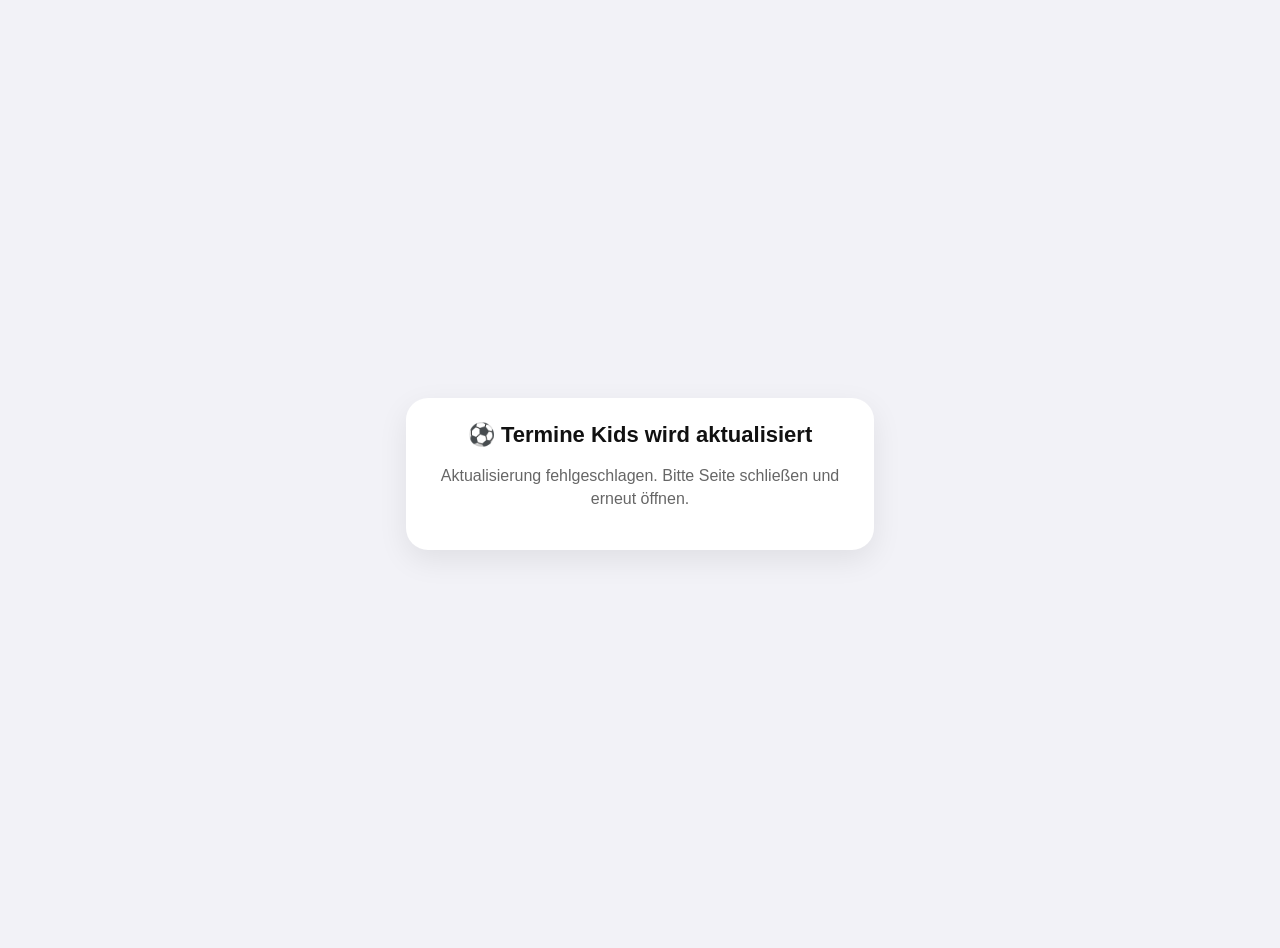
<file: reset.html>
<!doctype html><html lang="de"><head><meta charset="utf-8"><meta name="viewport" content="width=device-width,initial-scale=1"><title>Termine Kids Reset</title><style>body{font-family:-apple-system,BlinkMacSystemFont,"Segoe UI",sans-serif;background:#f2f2f7;color:#111;display:grid;place-items:center;min-height:100vh;margin:0;text-align:center;padding:24px}.box{background:#fff;border-radius:22px;padding:24px;max-width:420px;box-shadow:0 10px 30px rgba(0,0,0,.08)}b{font-size:22px}p{color:#666;line-height:1.45}</style></head><body><div class="box"><b>⚽ Termine Kids wird aktualisiert</b><p id="s">Alte App-Version wird entfernt …</p></div><script>(async()=>{const s=document.getElementById('s');try{if('serviceWorker'in navigator){const rs=await navigator.serviceWorker.getRegistrations();await Promise.all(rs.map(r=>r.unregister()))}if('caches'in window){const ks=await caches.keys();await Promise.all(ks.map(k=>caches.delete(k)))}s.textContent='Neue App-Version v22 wird installiert …';if('serviceWorker'in navigator){const reg=await navigator.serviceWorker.register('./sw.js?v=22',{scope:'./'});await reg.update();await new Promise(resolve=>{if(reg.active){resolve();return}const w=reg.installing||reg.waiting;if(!w){resolve();return}const done=()=>{if(w.state==='activated'){w.removeEventListener('statechange',done);resolve()}};w.addEventListener('statechange',done);setTimeout(resolve,4000)})}s.textContent='Fertig. Vereinswappen werden geladen …';setTimeout(()=>location.replace('./?v=22&'+Date.now()),900)}catch(e){s.textContent='Aktualisierung fehlgeschlagen. Bitte Seite schließen und erneut öffnen.'}})();</script></body></html>
</file>
<file: kicktipp-ai/styles.css>
:root{
  --bg:#0d0f13;--panel:#151820;--panel2:#1b1f29;--text:#f7f8fb;--muted:#9aa3b2;
  --purple:#8f54ff;--purple2:#b38cff;--green:#39d98a;--yellow:#ffcf5c;--red:#ff6b6b;
  --line:#282d39;--shadow:0 10px 35px rgba(0,0,0,.28)
}
*{box-sizing:border-box}
html{background:var(--bg)}
body{margin:0;background:radial-gradient(circle at top,#181323 0,#0d0f13 36%);color:var(--text);font-family:-apple-system,BlinkMacSystemFont,"SF Pro Display","Segoe UI",Roboto,Arial,sans-serif;padding-bottom:94px}
button,input{font:inherit}
.topbar{position:sticky;top:0;z-index:20;display:flex;justify-content:space-between;align-items:center;padding:calc(12px + env(safe-area-inset-top)) 18px 12px;background:rgba(13,15,19,.88);backdrop-filter:blur(18px);border-bottom:1px solid rgba(255,255,255,.05)}
.topbar h1{margin:0;font-size:22px}.eyebrow{font-size:11px;letter-spacing:.13em;text-transform:uppercase;color:var(--purple2);font-weight:800}
.iconbtn{width:38px;height:38px;border-radius:12px;border:1px solid var(--line);background:var(--panel);color:white;font-size:23px}
main{max-width:820px;margin:auto;padding:16px}
.view{display:none}.view.active{display:block}
.card{background:linear-gradient(180deg,rgba(28,31,41,.98),rgba(20,23,31,.98));border:1px solid var(--line);border-radius:22px;padding:17px;box-shadow:var(--shadow);margin-bottom:14px}
.hero{display:flex;justify-content:space-between;gap:14px;align-items:center}.hero h2{margin:4px 0}.muted{color:var(--muted);font-size:13px;line-height:1.55}
.hero-actions{display:grid;gap:8px;min-width:180px}
.btn{border:none;border-radius:14px;padding:12px 14px;font-weight:800;cursor:pointer}
.primary{background:linear-gradient(135deg,var(--purple),#6d3de8);color:#fff}.secondary{background:#252a35;color:#fff;border:1px solid #323846}
.match{display:grid;grid-template-columns:1fr auto;gap:12px;align-items:center}
.match + .match-card{margin-top:10px}
.match-card{background:var(--panel);border:1px solid var(--line);border-radius:20px;padding:15px;margin-bottom:11px}
.teams{font-size:15px;font-weight:800;line-height:1.5}.kickoff{font-size:12px;color:var(--muted);margin-top:4px}
.score{display:flex;align-items:center;gap:6px}.score input{width:48px;height:46px;border:1px solid #343a47;background:#0f1218;color:#fff;border-radius:12px;text-align:center;font-size:19px;font-weight:900}
.tags{display:flex;gap:7px;flex-wrap:wrap;margin-top:11px}.tag{font-size:11px;padding:6px 8px;border-radius:999px;background:#242936;color:#dfe4ec}.tag.good{color:var(--green)}.tag.warn{color:var(--yellow)}.tag.red{color:var(--red)}.tag.bank{background:rgba(57,217,138,.12);color:var(--green)}
.action-grid,.split{display:grid;grid-template-columns:1fr 1fr;gap:10px}
.alert{border-color:#5b4524;background:linear-gradient(180deg,#2b2418,#1b1813)}.hidden{display:none!important}
.analysis-card h3{margin:0 0 8px}.meter{height:8px;background:#252a35;border-radius:999px;overflow:hidden;margin-top:8px}.meter span{display:block;height:100%;background:linear-gradient(90deg,var(--purple),var(--green))}
.detail-grid{display:grid;grid-template-columns:1fr 1fr;gap:8px;margin-top:12px}.detail{background:#11141a;border-radius:12px;padding:10px}.detail b{display:block;font-size:12px}.detail span{font-size:12px;color:var(--muted)}
.stat-grid{display:grid;grid-template-columns:repeat(4,1fr);gap:8px;margin-top:14px}.stat{background:#11141a;border-radius:14px;padding:14px;text-align:center}.stat span{font-size:24px;font-weight:900;display:block}.stat small{color:var(--muted)}
.result-row{display:grid;grid-template-columns:1fr auto;gap:10px;align-items:center;padding:10px 0;border-bottom:1px solid var(--line)}.result-row:last-child{border-bottom:0}
.result-inputs{display:flex;gap:6px}.result-inputs input{width:44px;padding:8px;border-radius:10px;border:1px solid #343a47;background:#0f1218;color:white;text-align:center}
label{display:block;font-size:13px;font-weight:700;margin:14px 0}label input{display:block;width:100%;margin-top:7px;padding:12px;border-radius:12px;border:1px solid #343a47;background:#0f1218;color:#fff}
hr{border:0;border-top:1px solid var(--line);margin:20px 0}
.tabbar{position:fixed;bottom:0;left:0;right:0;z-index:30;display:grid;grid-template-columns:repeat(4,1fr);padding:8px 10px calc(8px + env(safe-area-inset-bottom));background:rgba(15,17,22,.95);backdrop-filter:blur(18px);border-top:1px solid var(--line)}
.tab{background:none;border:0;color:#7f8795;padding:6px 2px;font-size:20px}.tab span{display:block;font-size:10px;margin-top:3px}.tab.active{color:var(--purple2)}
@media(max-width:600px){.hero{display:block}.hero-actions{grid-template-columns:1fr 1fr;margin-top:14px;min-width:0}.stat-grid{grid-template-columns:1fr 1fr}.action-grid,.split{grid-template-columns:1fr}.detail-grid{grid-template-columns:1fr 1fr}}
</file>
